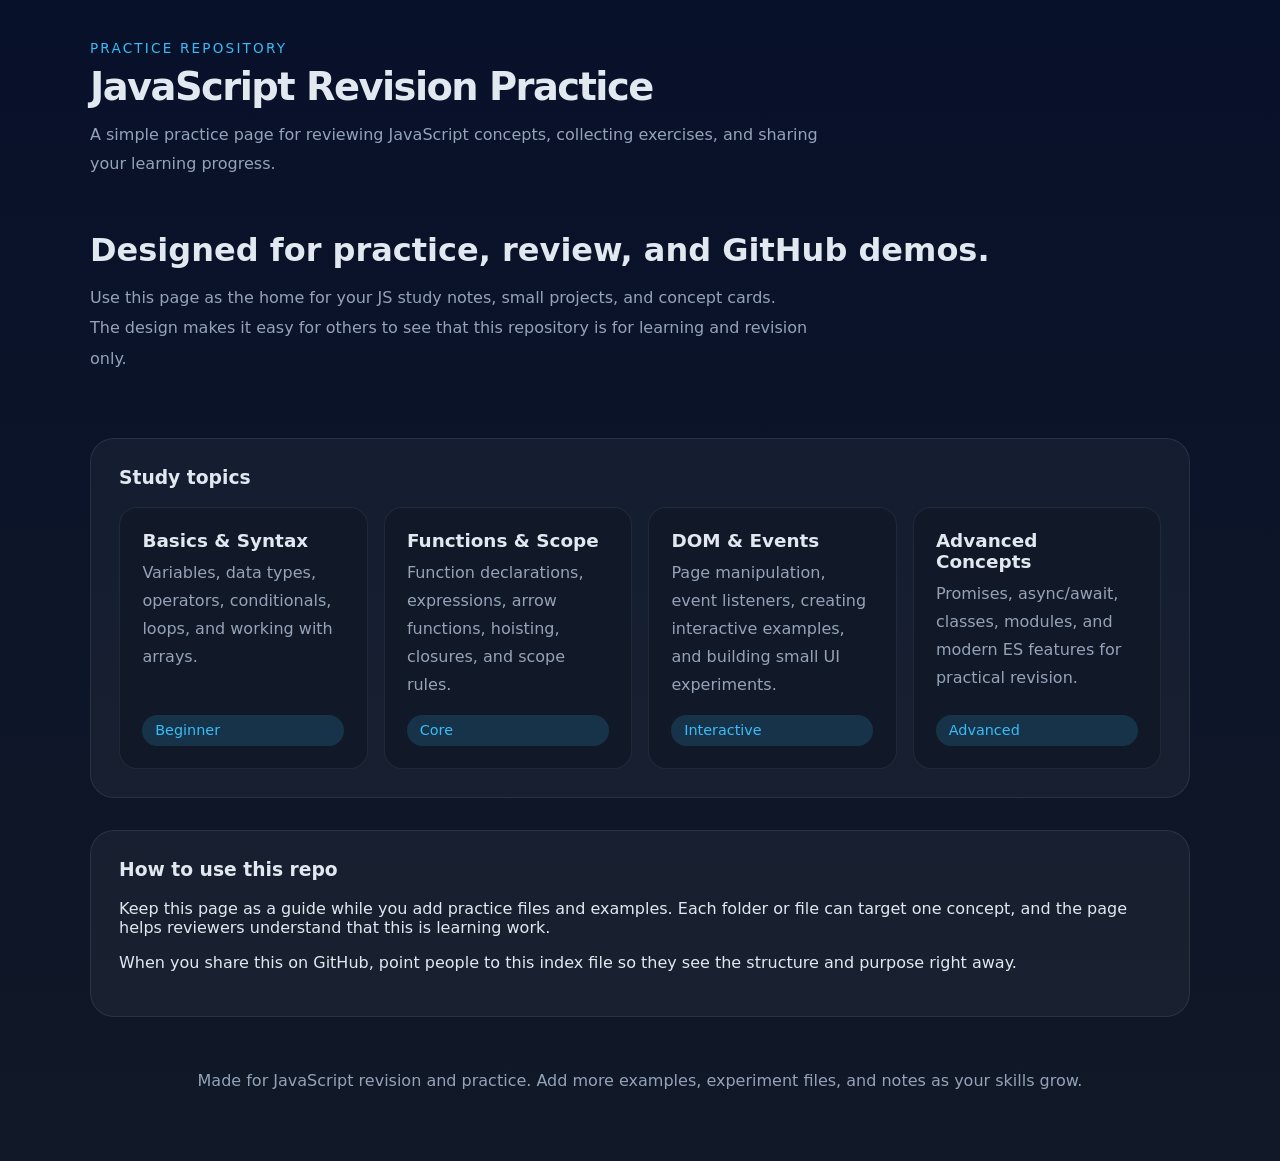
<file: index.html>
<!doctype html>
<html lang="en">
  <head>
    <meta charset="UTF-8" />
    <meta name="viewport" content="width=device-width, initial-scale=1.0" />
    <title>JavaScript Revision Practice</title>
    <link rel="stylesheet" href="style.css" />
  </head>
  <body>
    <header class="site-header">
      <div class="container">
        <p
          style="
            margin: 0 0 0.5rem;
            color: #38bdf8;
            text-transform: uppercase;
            letter-spacing: 0.16em;
            font-size: 0.85rem;
          "
        >
          Practice repository
        </p>
        <h1>JavaScript Revision Practice</h1>
        <p class="intro">
          A simple practice page for reviewing JavaScript concepts, collecting
          exercises, and sharing your learning progress.
        </p>
      </div>
    </header>

    <main class="container">
      <section class="hero">
        <h2>Designed for practice, review, and GitHub demos.</h2>
        <p>
          Use this page as the home for your JS study notes, small projects, and
          concept cards. The design makes it easy for others to see that this
          repository is for learning and revision only.
        </p>
      </section>

      <section class="topics">
        <h3>Study topics</h3>
        <div class="grid">
          <article class="card">
            <div>
              <h4>Basics &amp; Syntax</h4>
              <p>
                Variables, data types, operators, conditionals, loops, and
                working with arrays.
              </p>
            </div>
            <span>Beginner</span>
          </article>
          <article class="card">
            <div>
              <h4>Functions &amp; Scope</h4>
              <p>
                Function declarations, expressions, arrow functions, hoisting,
                closures, and scope rules.
              </p>
            </div>
            <span>Core</span>
          </article>
          <article class="card">
            <div>
              <h4>DOM &amp; Events</h4>
              <p>
                Page manipulation, event listeners, creating interactive
                examples, and building small UI experiments.
              </p>
            </div>
            <span>Interactive</span>
          </article>
          <article class="card">
            <div>
              <h4>Advanced Concepts</h4>
              <p>
                Promises, async/await, classes, modules, and modern ES features
                for practical revision.
              </p>
            </div>
            <span>Advanced</span>
          </article>
        </div>
      </section>

      <section class="notes">
        <h3>How to use this repo</h3>
        <p>
          Keep this page as a guide while you add practice files and examples.
          Each folder or file can target one concept, and the page helps
          reviewers understand that this is learning work.
        </p>
        <p>
          When you share this on GitHub, point people to this index file so they
          see the structure and purpose right away.
        </p>
      </section>
    </main>

    <footer class="footer">
      Made for JavaScript revision and practice. Add more examples, experiment
      files, and notes as your skills grow.
    </footer>

    <script src="script.js"></script>
  </body>
</html>
</file>
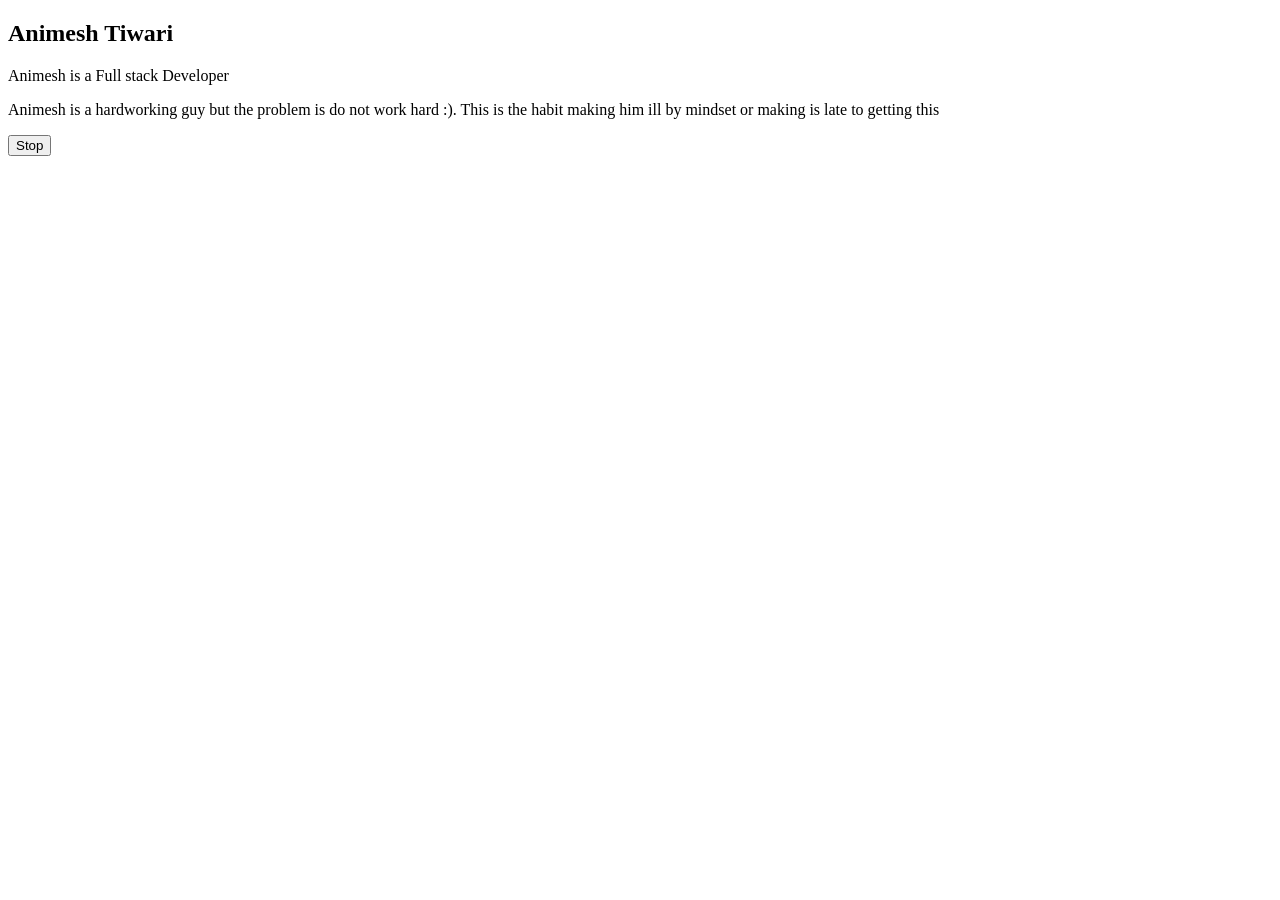
<file: DOM/index.html>
<!doctype html>
<html lang="en">
  <head>
    <meta charset="UTF-8" />
    <meta name="viewport" content="width=<device-width>, initial-scale=1.0" />
    <title>Document</title>
  </head>
  <body>
    <h2 class="heading_line">Animesh Tiwari</h2>
    <p class="para">Animesh is a Full stack Developer</p>
    <p class="para-1">
      Animesh is a hardworking guy but the problem is do not work hard :). This
      is the habit making him ill by mindset or making is late to getting this
    </p>
    <button id="id">Stop</button>

    <script src="app.js"></script>
  </body>
</html>
</file>
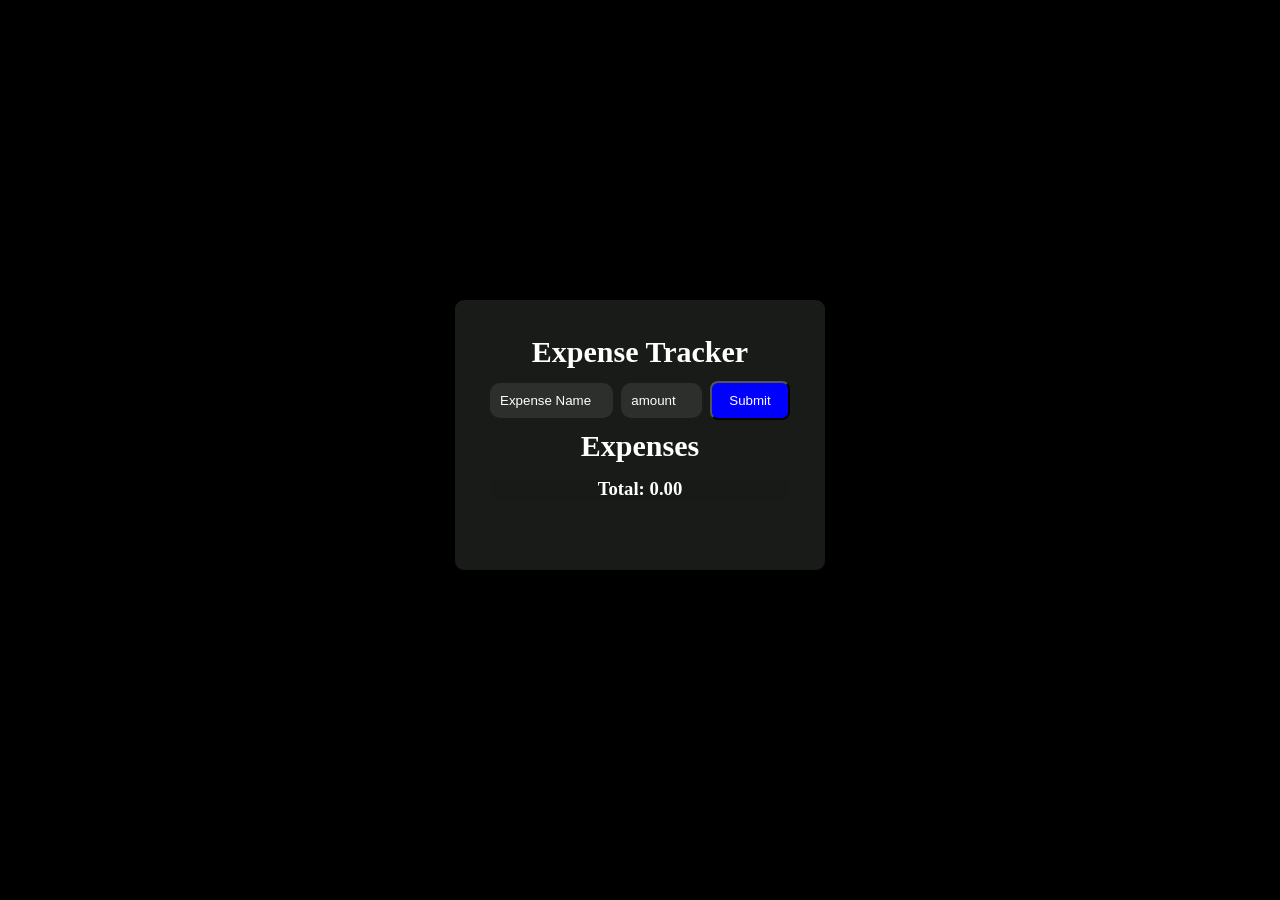
<file: Mini_projects/Expense_tracker/index.html>
<!doctype html>
<html lang="en">
  <head>
    <meta charset="UTF-8" />
    <meta name="viewport" content="width=device-width, initial-scale=1.0" />
    <title>Document</title>
    <link rel="stylesheet" href="style.css" />
  </head>
  <body>
    <div id="main_box">
      <h2>Expense Tracker</h2>
      <div class="form-row">
        <input
          type="text"
          placeholder="Expense Name"
          class="input"
          id="expenseName"
        />
        <input
          type="number"
          placeholder="amount"
          class="input"
          id="expenseAmount"
        />
        <button id="submit">Submit</button>
      </div>

      <h2 id="expense_heading">Expenses</h2>
      <ul id="expense-list">
        <!-- Expenses will be added Dynamically -->
      </ul>

      <div id="total">
        <h3>Total: <span id="total-amount">0.00</span></h3>
      </div>
    </div>

    <script src="app.js"></script>
  </body>
</html>
</file>
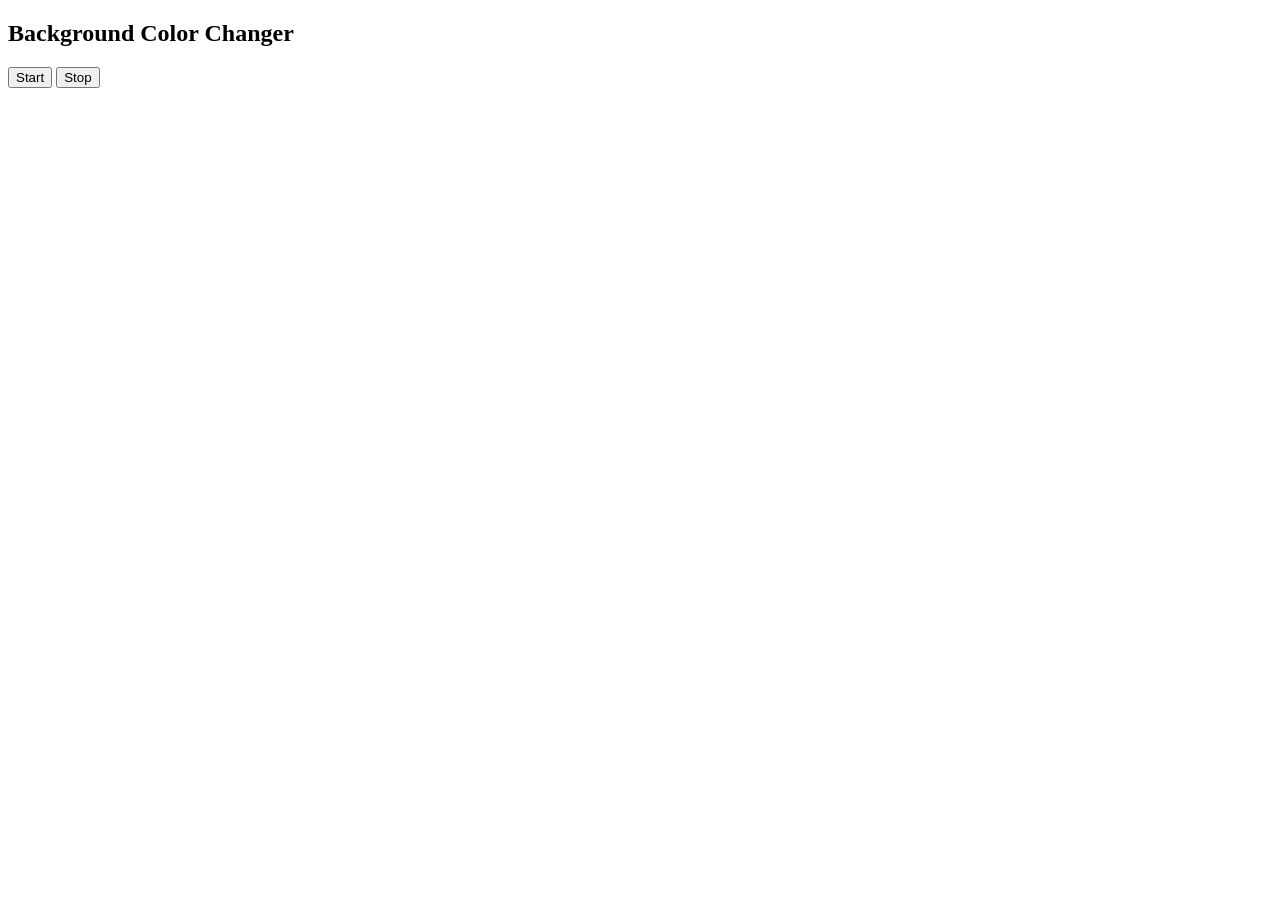
<file: Projects/autoColorChange/index.html>
<!doctype html>
<html lang="en">
  <head>
    <meta charset="UTF-8" />
    <meta name="viewport" content="width=device-width, initial-scale=1.0" />
    <title>Document</title>
  </head>
  <body>
    <h2>Background Color Changer</h2>
    <button id="start">Start</button>
    <button id="stop">Stop</button>

    <script>
      // ****Generate random color****
      let randomColor = function () {
        const hex = "0123456789ABCDEF";
        let color = "#";
        for (let i = 0; i < 6; i++) {
          color += hex[Math.floor(Math.random() * 16)];
        }
        return color;
      };

      //   ***Variable to store Set and clear interval
      let intervalId;

      //   ***Function to change color****
      const startChange = function () {
        document.body.style.backgroundColor = randomColor();
        if (!intervalId) {
          intervalId = setInterval(startChange, 2000);
        }
      };

      // ****function to stop change****
      const stopChange = function () {
        clearInterval(intervalId);
        intervalId = null;
      };

      //   ***querySelector for choosing button****
      let startBtn = document.querySelector("#start");
      let stopBtn = document.querySelector("#stop");

      // ****click eventListener****
      startBtn.addEventListener("click", startChange);
      stopBtn.addEventListener("click", stopChange);
    </script>
  </body>
</html>
</file>
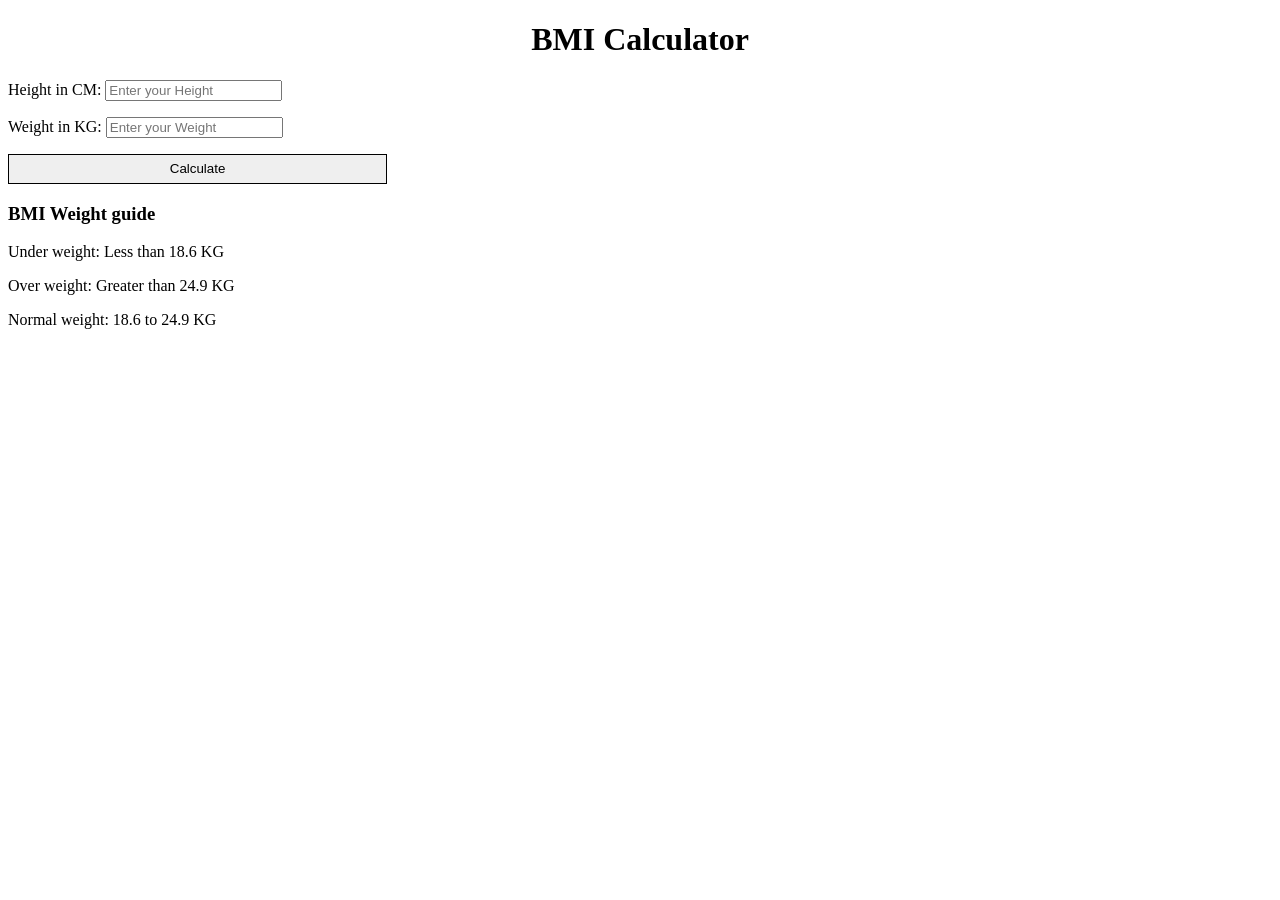
<file: Projects/BMICalculator/index.html>
<!doctype html>
<html lang="en">
  <head>
    <meta charset="UTF-8" />
    <meta name="viewport" content="width=device-width, initial-scale=1.0" />
    <title>Document</title>
    <link rel="stylesheet" href="style.css" />
  </head>
  <body>
    <div class="canvas">
      <h1>BMI Calculator</h1>
      <form>
        <p>
          <label>Height in CM: </label
          ><input type="text" placeholder="Enter your Height" id="height" />
        </p>
        <p>
          <label>Weight in KG: </label
          ><input type="text" placeholder="Enter your Weight" id="weight" />
        </p>
        <button class="cal-button">Calculate</button>
        <div class="result"></div>
        <div class="weight_guide">
          <h3>BMI Weight guide</h3>
          <p>Under weight: Less than 18.6 KG</p>
          <p>Over weight: Greater than 24.9 KG</p>
          <p>Normal weight: 18.6 to 24.9 KG</p>
        </div>
      </form>
    </div>
    <script src="script.js"></script>
  </body>
</html>
</file>
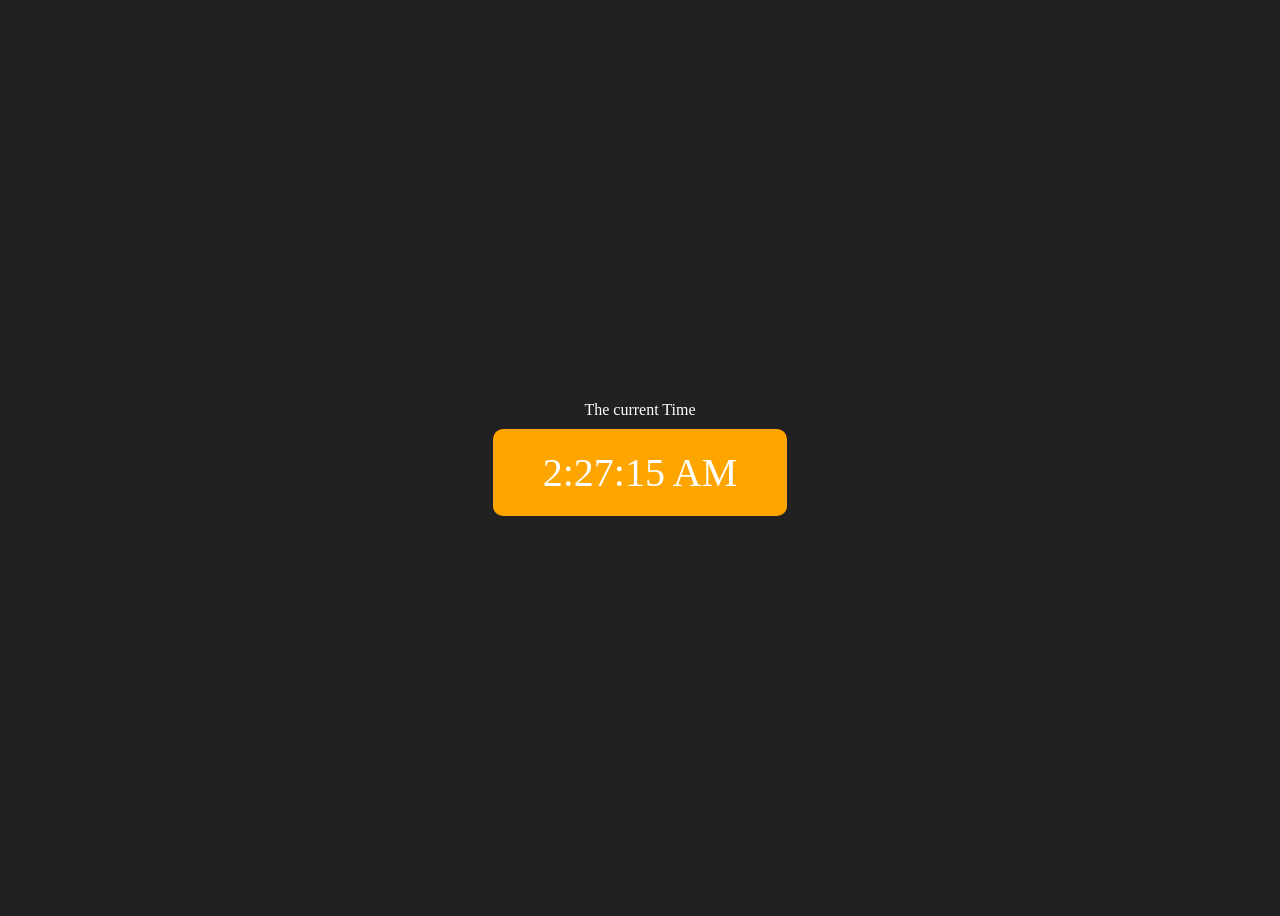
<file: Projects/Clock/index.html>
<!doctype html>
<html lang="en">
  <head>
    <meta charset="UTF-8" />
    <meta name="viewport" content="width=device-width, initial-scale=1.0" />
    <title>Document</title>
    <style>
      body {
        background-color: #212121;
        color: #fff;
      }

      .main {
        display: flex;
        height: 100vh;
        justify-content: center;
        align-items: center;
        flex-direction: column;
      }

      #clock {
        background-color: orange;
        font-size: 40px;
        border-radius: 10px;
        margin-top: 10px;
        padding: 20px 50px;
      }
    </style>
  </head>
  <body>
    <div class="main">
      <div class="banner"><span>The current Time</span></div>
      <div id="clock"></div>
    </div>

    <script>
      const Clock = document.getElementById("clock");

      setInterval(function () {
        let date = new Date();
        clock.innerHTML = date.toLocaleTimeString();
      }, 1000);
    </script>
  </body>
</html>
</file>
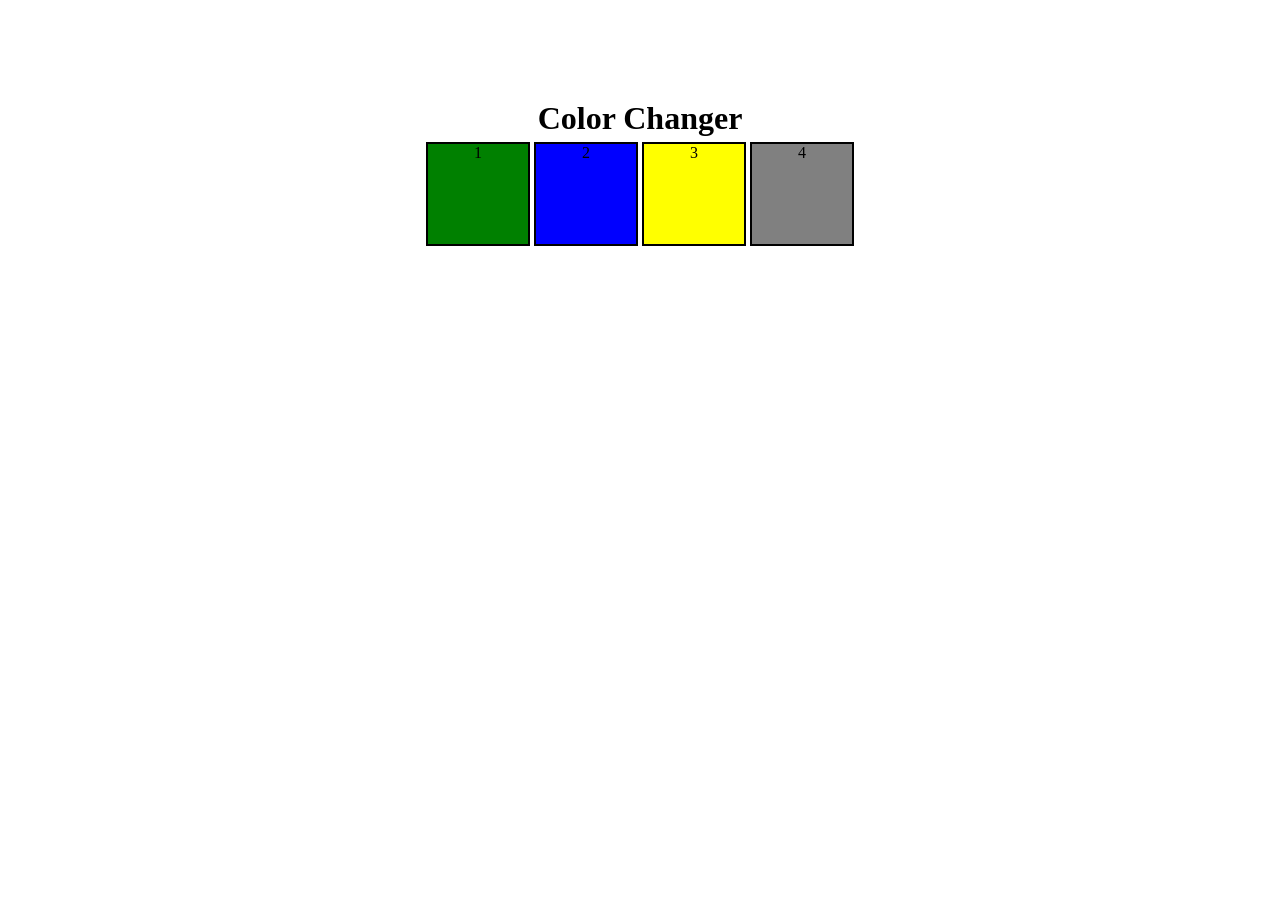
<file: Projects/colorChanger/index.html>
<!doctype html>
<html lang="en">
  <head>
    <meta charset="UTF-8" />
    <meta name="viewport" content="width=device-width, initial-scale=1.0" />
    <title>Document</title>
    <link rel="stylesheet" href="style.css" />
  </head>
  <body>
    <div class="box">
      <h1>Color Changer</h1>
      <span id="green" class="button">1</span>
      <span id="blue" class="button">2</span>
      <span id="yellow" class="button">3</span>
      <span id="grey" class="button">4</span>
    </div>
    <script src="script.js"></script>
  </body>
</html>
</file>
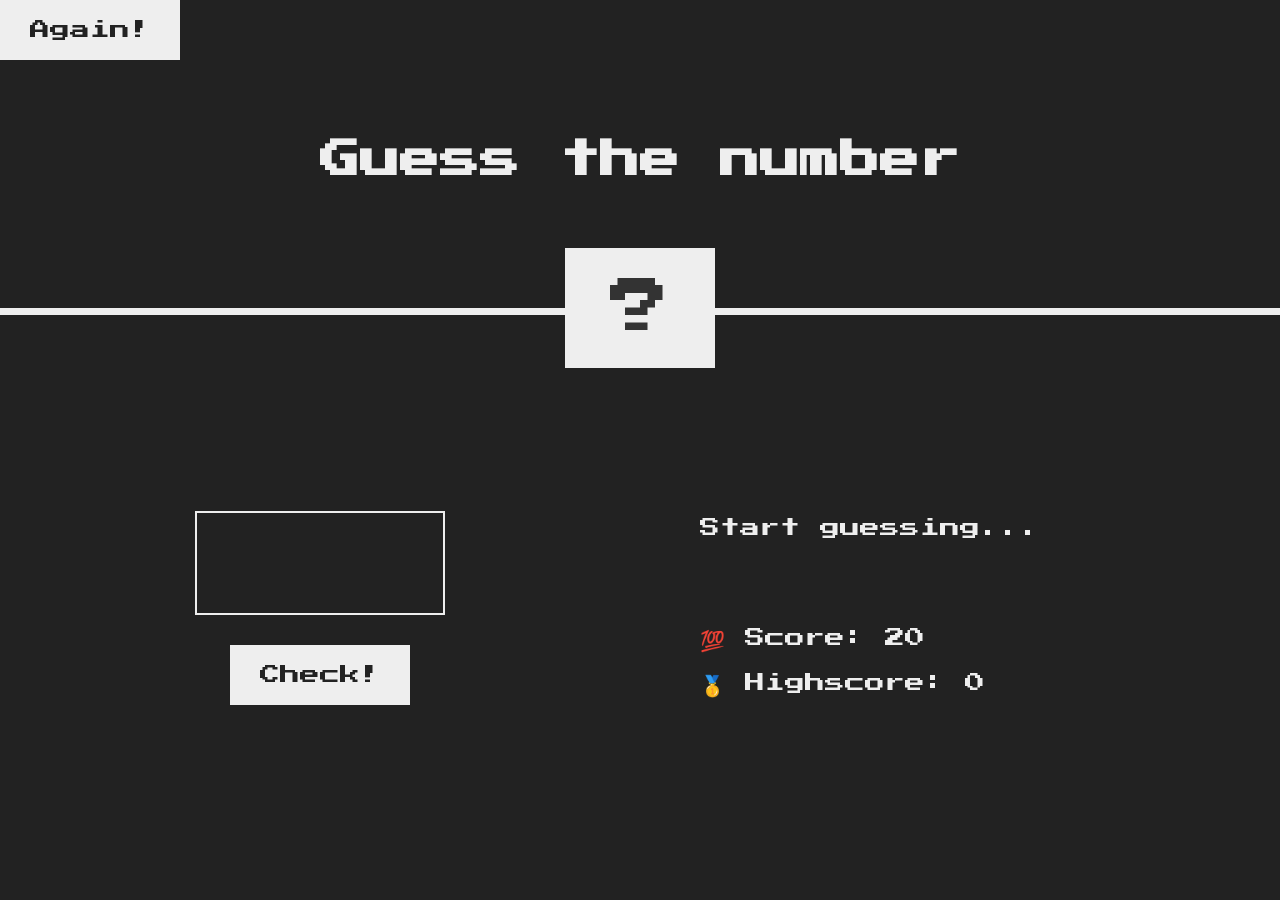
<file: Projects/Guess-Number/index.html>
<!doctype html>
<html lang="en">
  <head>
    <meta charset="UTF-8" />
    <meta name="viewport" content="width=device-width, initial-scale=1.0" />
    <title>Document</title>
    <link rel="stylesheet" href="style.css" />
  </head>
  <body>
    <header>
      <h1>Guess the number</h1>
      <button class="btn again">Again!</button>
      <div class="number">?</div>
    </header>

    <main>
      <section class="left">
        <input type="number" class="guess" />
        <button class="btn check">Check!</button>
      </section>

      <section class="right">
        <p class="message">Start guessing...</p>
        <p class="label-score">💯 Score: <span class="score">20</span></p>
        <p class="label-highscore">
          🥇 Highscore: <span class="highscore">0</span>
        </p>
      </section>
    </main>

    <script src="app.js"></script>
  </body>
</html>
</file>
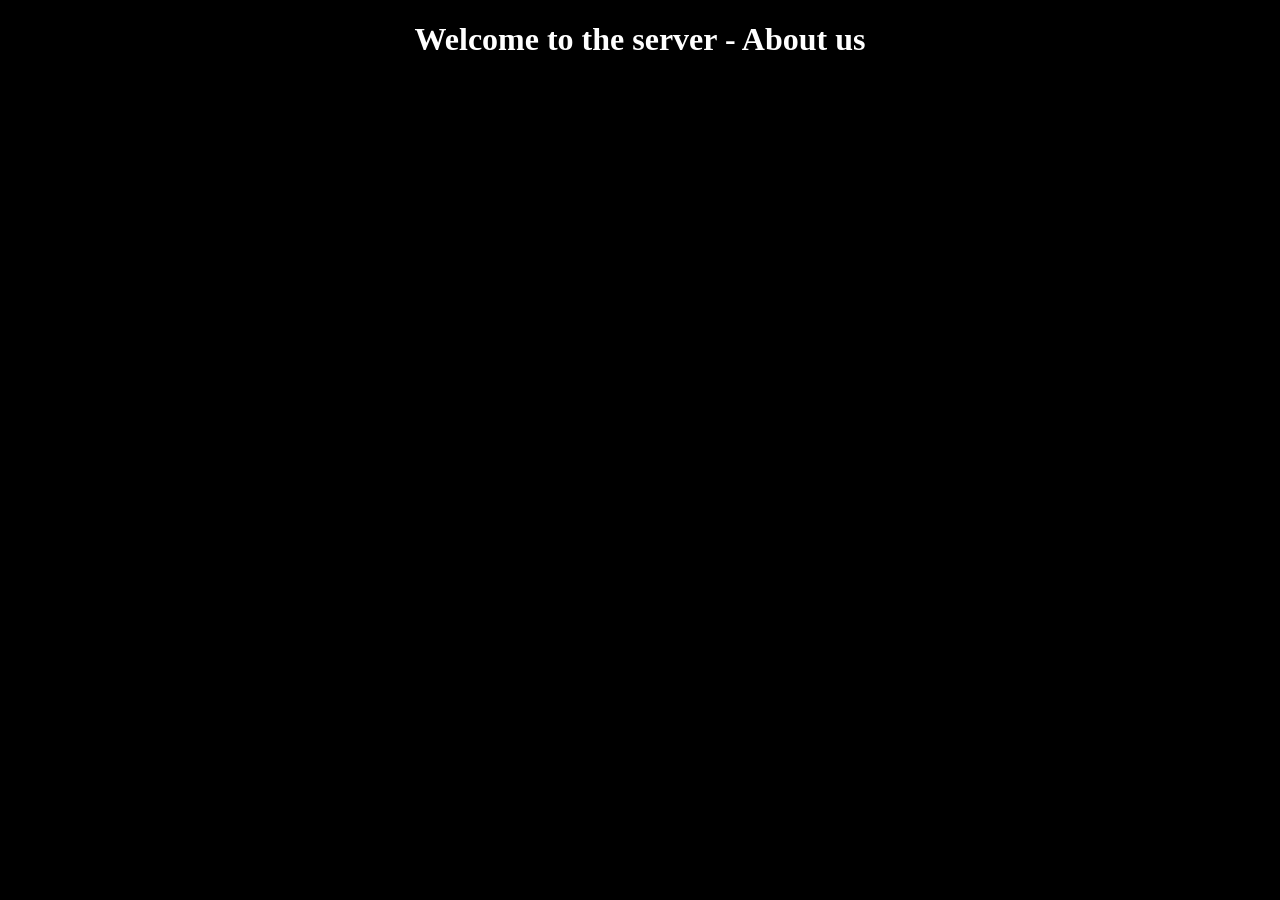
<file: Backend_Dev/about.html>
<!doctype html>
<html lang="en">
  <head>
    <meta charset="UTF-8" />
    <meta name="viewport" content="width=device-width, initial-scale=1.0" />
    <title>Document</title>
    <style>
      body {
        background-color: black;
      }
    </style>
  </head>
  <body>
    <h1 style="text-align: center; color: white">
      Welcome to the server - About us
    </h1>
    <script src-="scrip.js"></script>
  </body>
</html>
</file>
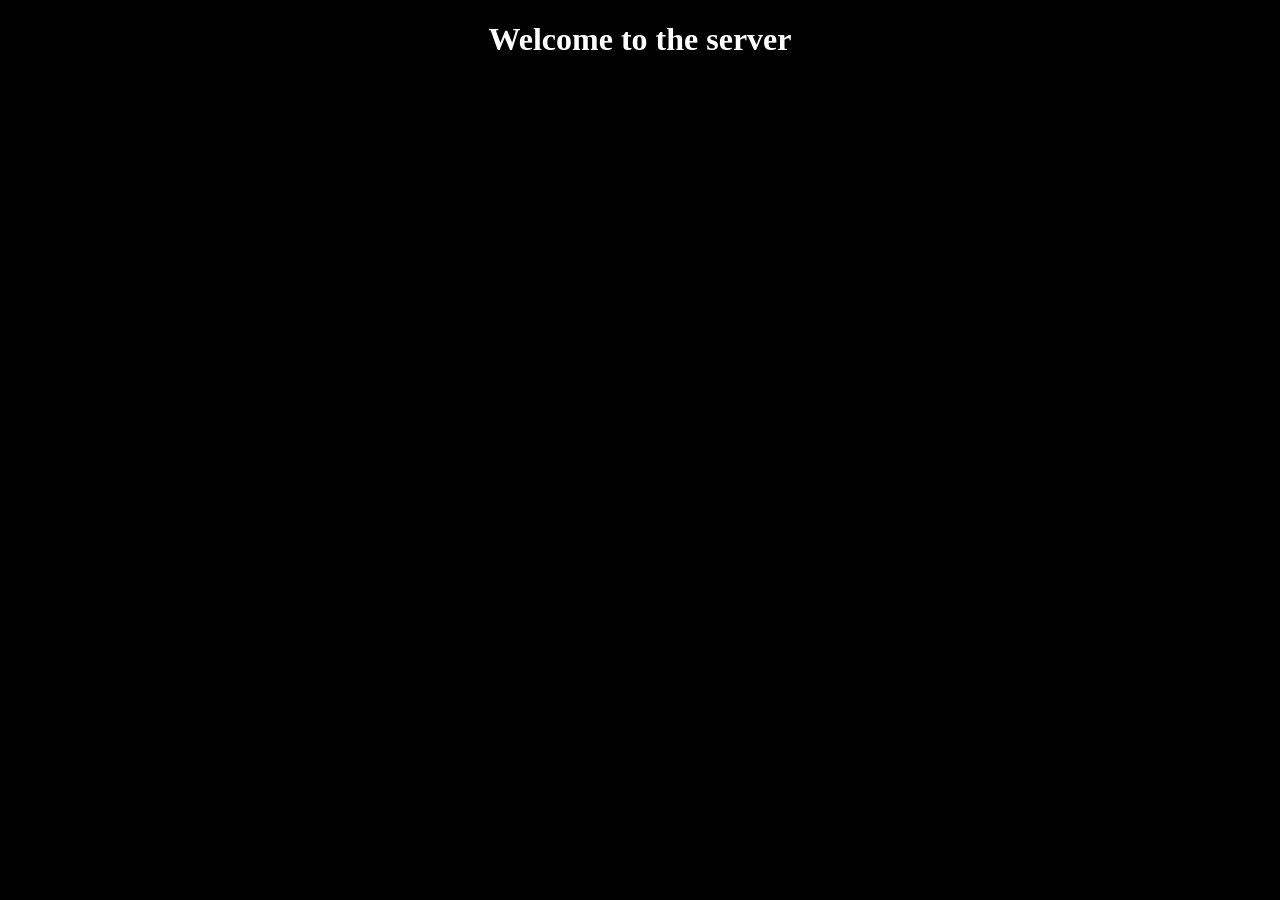
<file: Backend_Dev/home.html>
<!doctype html>
<html lang="en">
  <head>
    <meta charset="UTF-8" />
    <meta name="viewport" content="width=device-width, initial-scale=1.0" />
    <title>Document</title>
    <style>
      body {
        background-color: black;
      }
    </style>
  </head>
  <body>
    <h1 style="text-align: center; color: white">Welcome to the server</h1>

    <script src-="scrip.js"></script>
  </body>
</html>
</file>
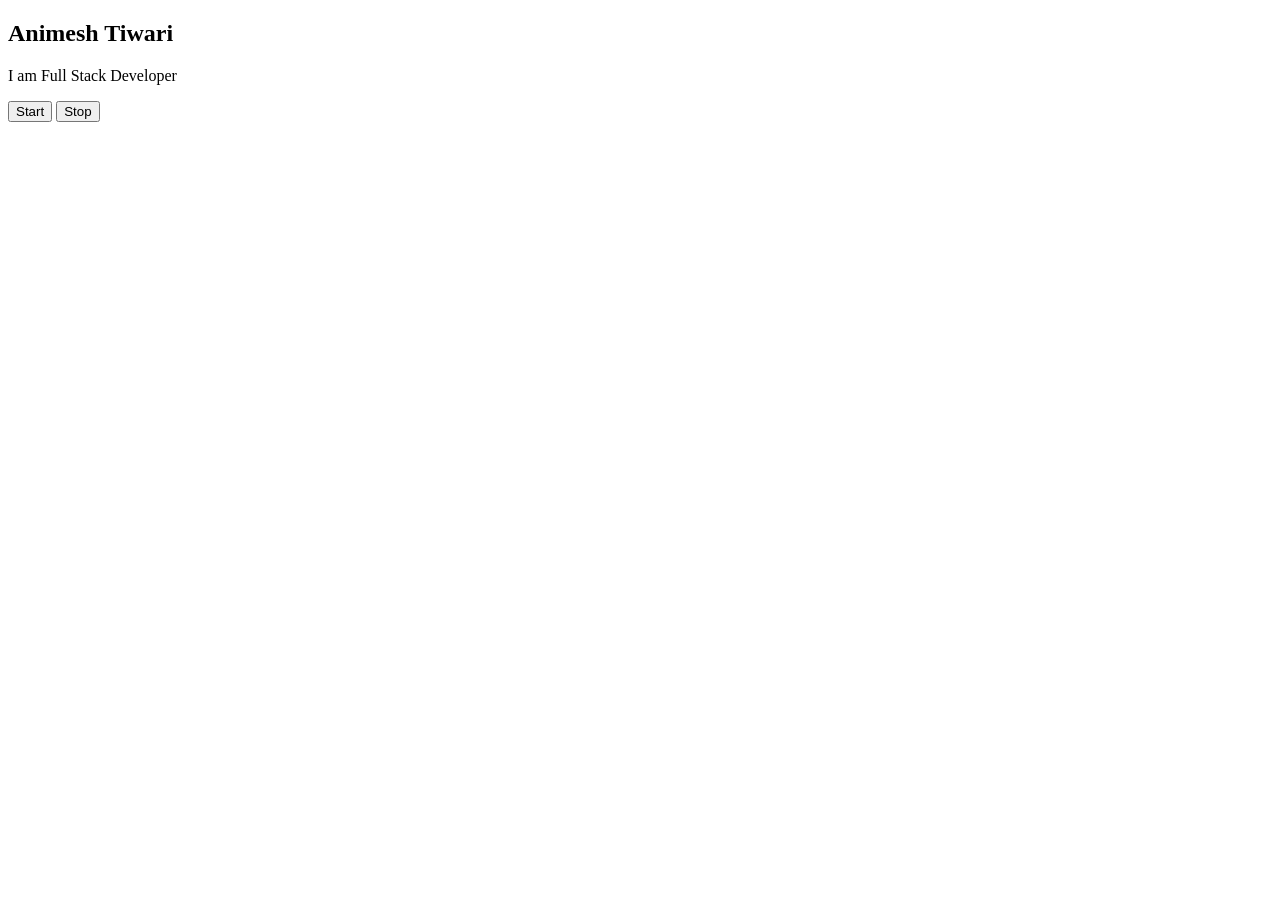
<file: DOM/two.html>
<!doctype html>
<html lang="en">
  <head>
    <meta charset="UTF-8" />
    <meta name="viewport" content="width=device-width, initial-scale=1.0" />
    <title>Document</title>
  </head>
  <body>
    <h2>Animesh Tiwari</h2>
    <p>I am Full Stack Developer</p>
    <button id="start">Start</button>
    <button id="stop">Stop</button>

    <script>
      const startBtn = document.querySelector("#start");
      const stopBtn = document.querySelector("#stop");

      let intervalId = function () {
        return setInterval(function () {
          console.log("animesh");
        }, 100);
      };

      let currentId;

      const startInterval = function () {
        if (currentId) clearInterval(currentId);
        currentId = intervalId();
      };

      const stopInterval = function () {
        if (currentId) {
          clearInterval(currentId);
          currentId = null;
        }
      };

      startBtn.addEventListener("click", startInterval);
      stopBtn.addEventListener("click", stopInterval);
    </script>
  </body>
</html>
</file>
<file: style.css>
* {
  box-sizing: border-box;
}

:root {
  --bg: #0f172a;
  --surface: #111827;
  --surface-alt: #1f2937;
  --text: #e2e8f0;
  --muted: #94a3b8;
  --accent: #38bdf8;
  --accent-soft: rgba(56, 189, 248, 0.16);
}

body {
  margin: 0;
  font-family:
    Inter,
    system-ui,
    -apple-system,
    BlinkMacSystemFont,
    "Segoe UI",
    sans-serif;
  color: var(--text);
  background: linear-gradient(180deg, #08112a 0%, #111827 100%);
}

img {
  max-width: 100%;
  display: block;
}

.container {
  width: min(1100px, calc(100% - 2rem));
  margin: 0 auto;
}

.site-header {
  padding: 2.5rem 0 1.5rem;
}

.site-header h1 {
  margin: 0;
  font-size: clamp(2.1rem, 3vw, 3.4rem);
  letter-spacing: -0.04em;
}

.intro {
  margin: 0.75rem 0 0;
  max-width: 760px;
  color: var(--muted);
  line-height: 1.8;
}

.hero {
  padding: 1.75rem 0 2rem;
}

.hero h2 {
  margin: 0;
  font-size: clamp(1.9rem, 2.5vw, 2.8rem);
}

.hero p {
  margin: 0.9rem 0 0;
  max-width: 720px;
  color: var(--muted);
  line-height: 1.9;
}

.topics,
.notes {
  margin-top: 2rem;
  padding: 1.75rem;
  background: rgba(255, 255, 255, 0.04);
  border: 1px solid rgba(148, 163, 184, 0.14);
  border-radius: 24px;
}

.topics h3,
.notes h3 {
  margin-top: 0;
}

.grid {
  display: grid;
  gap: 1rem;
  grid-template-columns: repeat(auto-fit, minmax(220px, 1fr));
  margin-top: 1rem;
}

.card {
  background: var(--surface);
  border: 1px solid rgba(148, 163, 184, 0.12);
  border-radius: 18px;
  padding: 1.4rem;
  min-height: 170px;
  display: flex;
  flex-direction: column;
  justify-content: space-between;
}

.card h4 {
  margin: 0 0 0.5rem;
  font-size: 1.15rem;
}

.card p {
  margin: 0;
  color: var(--muted);
  line-height: 1.75;
}

.card span {
  display: inline-block;
  margin-top: 1rem;
  padding: 0.45rem 0.8rem;
  border-radius: 999px;
  background: var(--accent-soft);
  color: var(--accent);
  font-size: 0.9rem;
}

.footer {
  margin: 2rem 0 3rem;
  padding: 1.4rem 0;
  text-align: center;
  color: var(--muted);
}

@media (max-width: 520px) {
  .site-header,
  .hero,
  .topics,
  .notes {
    padding-left: 0;
    padding-right: 0;
  }
}
</file>
<file: Mini_projects/Expense_tracker/style.css>
* {
  background-color: black;
  padding: 0;
  margin: 0;
}

body {
  margin-top: 300px;
}
#main_box h2 {
  background-color: #181b18;
  color: white;
  position: relative;
  text-align: center;
  /* margin-top: 20px; */
  font-size: 30px;
}

#main_box {
  background-color: #181b18;
  min-height: 200px;
  width: 300px;
  margin: 0 auto;
  padding: 35px;
  border-radius: 9px;
}

.input {
  padding: 10px;
  width: 100px;
  border-radius: 10px;
  background-color: #2c2f2c;
  color: white;
  border: none;
  outline: none;
}
.input::placeholder {
  color: white;
}

.form-row {
  display: flex;
  gap: 8px;
  align-items: center;
  margin-top: 12px;
  background-color: #181b18;
}

.form-row .input:first-child {
  flex: 1.7;
  min-width: 0;
}

.form-row .input:last-of-type {
  flex: 1;
  min-width: 0;
}
#submit {
  color: white;
  background-color: #0000fe;
  padding: 10px;
  border-radius: 8px;
  width: 80px;
  display: flex;
  justify-content: center;
  align-items: center;
}

#total {
  background-color: #181a17;
  display: flex;
  justify-content: center;
  align-items: center;
  margin-top: 9px;
}
h3 {
  background-color: #181a17;
  color: white;
}

#total-amount {
  background-color: #181a17;
  color: white;
}

#expense_heading {
  margin-top: 9px;
}
#expense-list {
  margin-top: 15px;
  background-color: transparent;
}

.newLi {
  background-color: #2c2f2c;
  font-size: 16px;
  color: white;
  list-style: none;
  padding: 10px;
  margin-bottom: 8px;
  border-radius: 5px;
  display: flex;
  justify-content: space-between;
  align-items: center;
}

.exp-name {
  background-color: transparent;
  flex: 1;
}

.exp-amt {
  background-color: transparent;
  font-weight: bold;
  margin-right: 15px;
  color: #4caf50;
}

.delete-btn {
  background-color: #ff4d4d;
  color: white;
  border: none;
  padding: 5px 10px;
  border-radius: 4px;
  cursor: pointer;
  font-size: 12px;
}

.delete-btn:hover {
  background-color: #ff1a1a;
}
    height: 100px;
    border-radius: 8px;
}

.exp-amt {
    color: white;
}
</file>
<file: Projects/BMICalculator/style.css>
h1 {
  text-align: center;
}

.cal-button{
    height: 30px;
    width: 30%;
    border: solid black 0.8px;
}
</file>
<file: Projects/colorChanger/style.css>
/* body {
  background-color: black;
} */

* {
  margin: 0;
  padding: 0;
}

.box {
  width: 80%;
  text-align: center;
  margin: 100px auto 100px;
}

span {
  display: block;
}
.button {
  height: 100px;
  width: 100px;
  display: inline-block;
  border: solid black 2px;
}
#green {
  background-color: green;
}
#blue {
  background-color: blue;
}
#yellow {
  background-color: yellow;
}
#grey {
  background-color: grey;
  margin-top: 5px;
}
</file>
<file: Projects/Guess-Number/style.css>
@import url("https://fonts.googleapis.com/css?family=Press+Start+2P&display=swap");

* {
  margin: 0;
  padding: 0;
  box-sizing: inherit;
}

html {
  font-size: 62.5%;
  box-sizing: border-box;
}

body {
  font-family: "Press Start 2P", sans-serif;
  color: #eee;
  background-color: #222;
  /* background-color: ##60b347; */
}

header {
  position: relative;
  height: 35vh;
  border-bottom: 7px solid #eee;
}

h1 {
  font-size: 4rem;
  text-align: center;
  position: absolute;
  width: 100%;
  top: 52%;
  left: 50%;
  transform: translate(-50%, -50%);
}

main {
  height: 65vh;
  display: flex;
  justify-content: space-around;
  align-items: center;
  color: #eee;
}

.left {
  width: 52rem;
  display: flex;
  flex-direction: column;
  align-items: center;
}

.right {
  width: 52rem;
  font-size: 2rem;
}

.number {
  background: #eee;
  color: #333;
  font-size: 6rem;
  width: 15rem;
  padding: 3rem 0rem;
  text-align: center;
  position: absolute;
  bottom: 0;
  left: 50%;
  transform: translate(-50%, 50%);
}

.again-click {
  position: absolute;
  font-size: 2rem;
  left: 2rem;
}

.guess {
  background: none;
  border: 2px solid #eee;
  width: 25rem;
  color: inherit;
  font-size: 5rem;
  font-family: inherit;
  padding: 2.5rem;
  text-align: center;
  display: block;
  margin-bottom: 3rem;
}

.btn {
  border: none;
  background-color: #eee;
  color: #222;
  font-size: 2rem;
  font-family: inherit;
  padding: 2rem 3rem;
  cursor: pointer;
}

.btn:hover {
  background-color: #ccc;
}

.message {
  margin-bottom: 8rem;
  height: 3rem;
}

.label-score {
  margin-bottom: 2rem;
}
</file>
